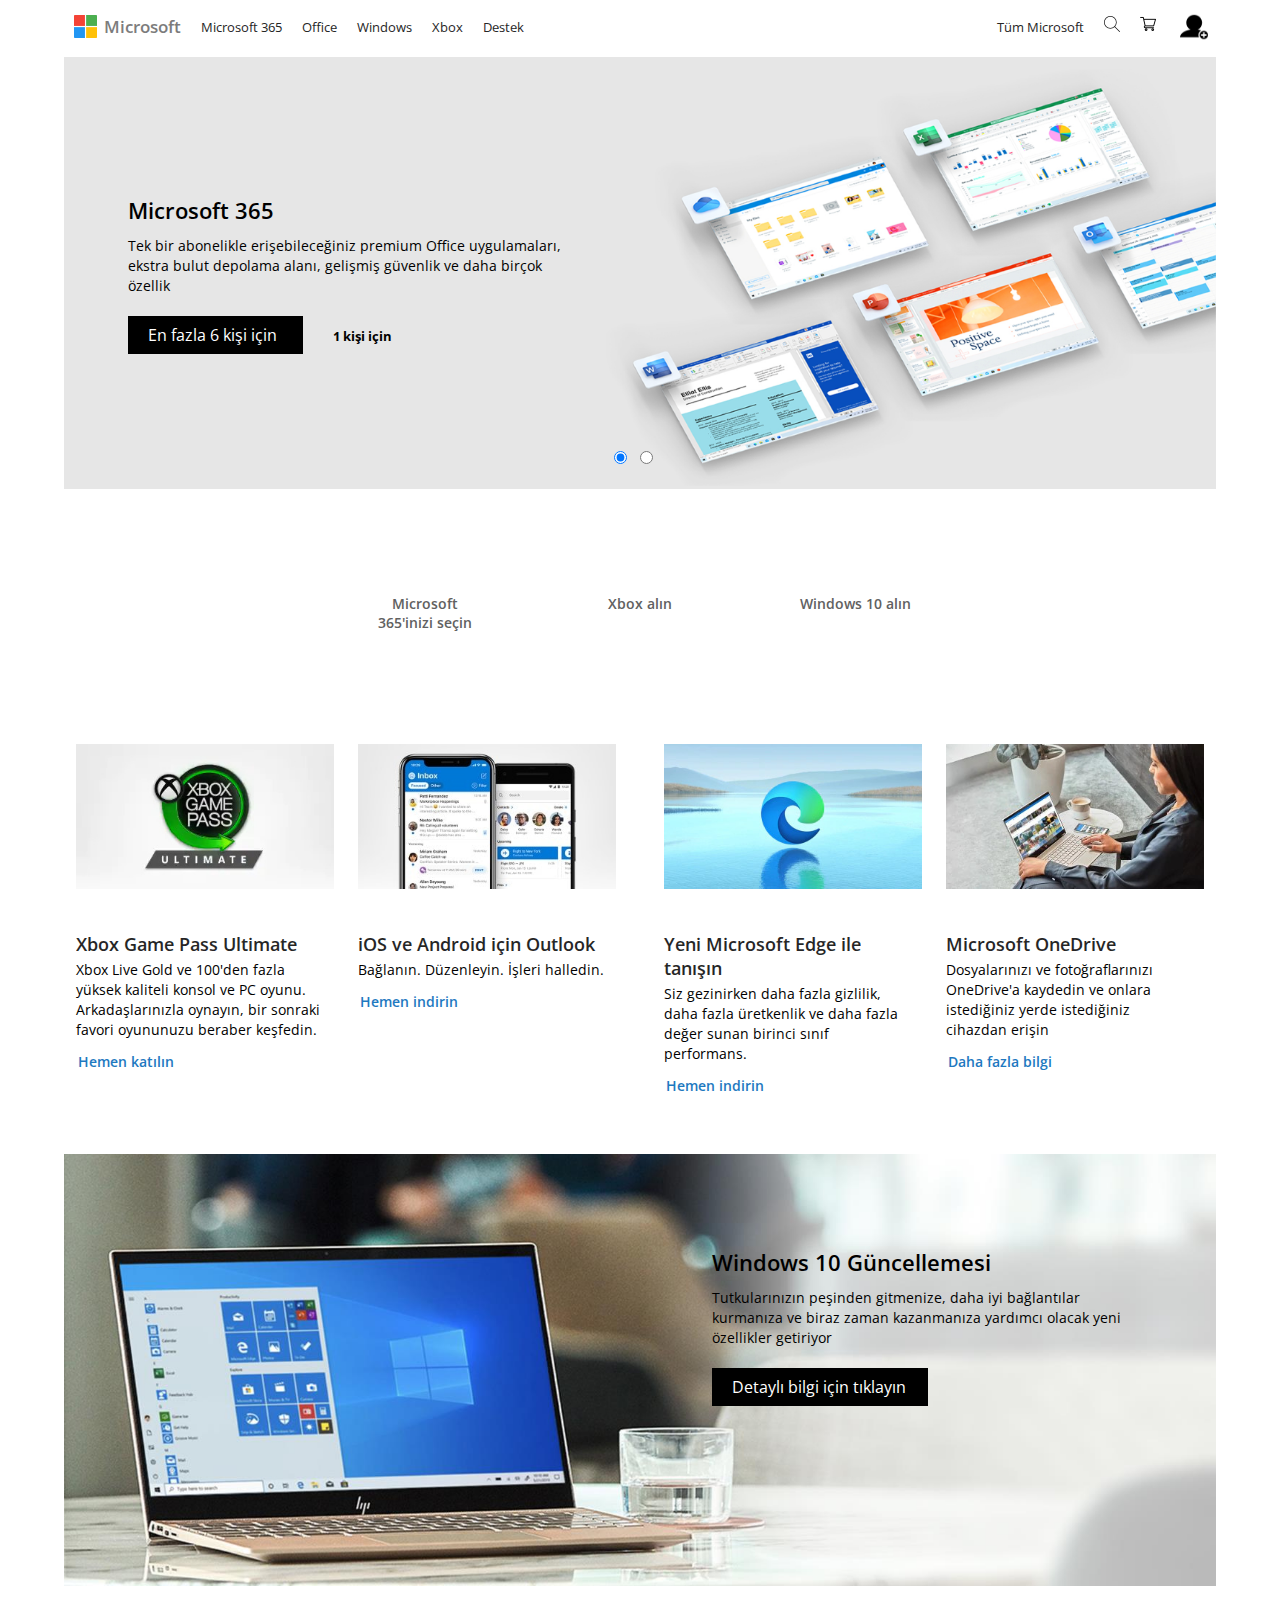
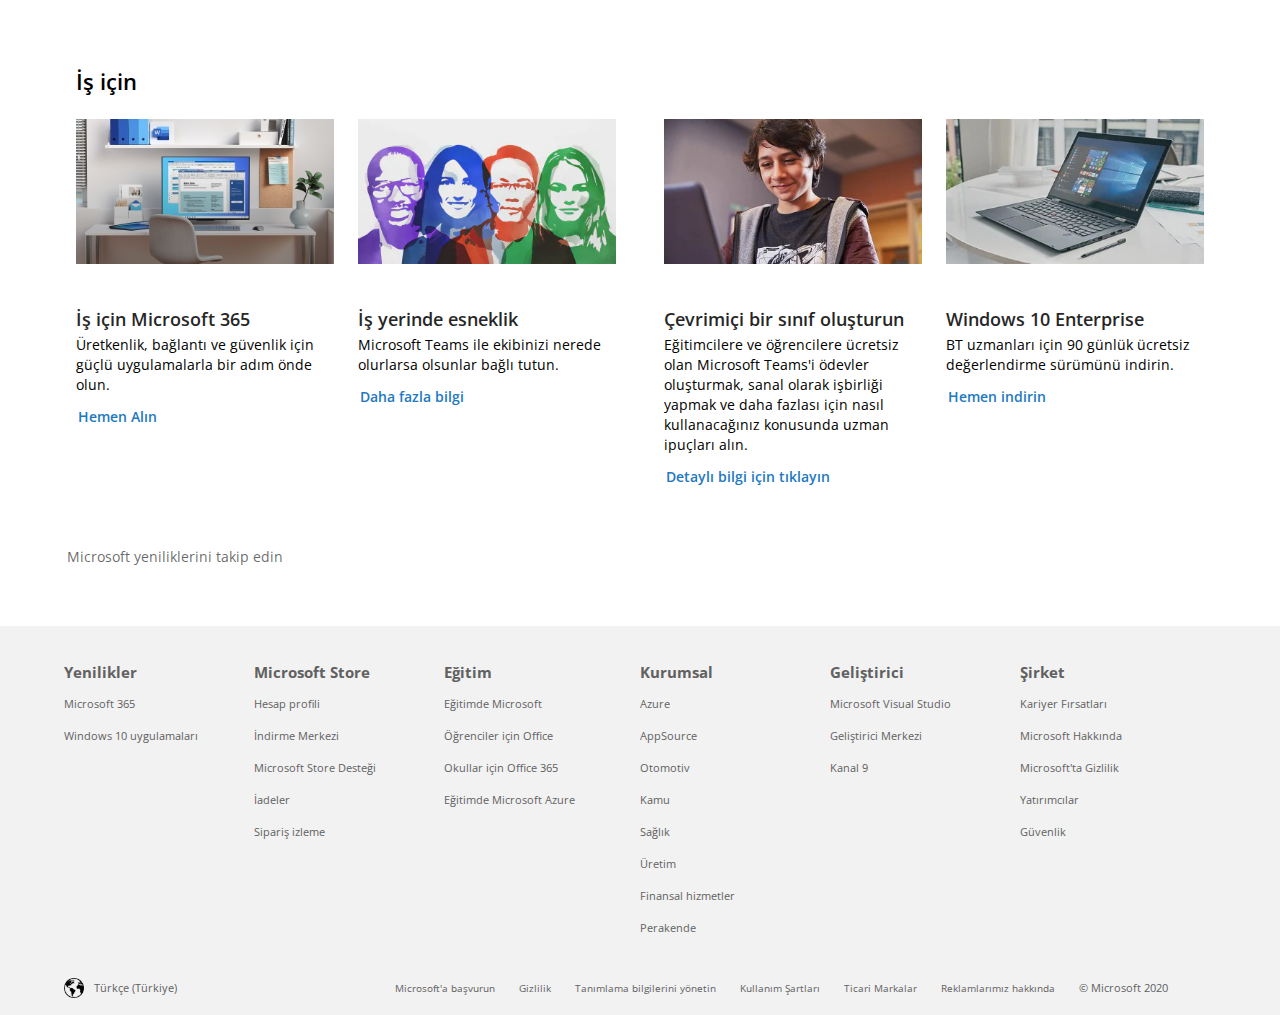
<file: index.html>
<!DOCTYPE html>
<html lang="en">
<head>
    <meta charset="UTF-8">
    <meta name="viewport" content="width=device-width, initial-scale=1.0">
    <title>Microsoft - Resmi Ana Sayfası</title>
    <!--icon tab-->
    <link rel="icon" href="img/microsoft.png">
    <!--google open-sans font-family-->
    <link href="https://fonts.googleapis.com/css2?family=Open+Sans:wght@400;700&display=swap" rel="stylesheet">
    <!--cdnjs_Font Awesome-->
    <link rel="stylesheet" href="https://cdnjs.cloudflare.com/ajax/libs/font-awesome/5.15.1/css/all.min.css" integrity="sha512-+4zCK9k+qNFUR5X+cKL9EIR+ZOhtIloNl9GIKS57V1MyNsYpYcUrUeQc9vNfzsWfV28IaLL3i96P9sdNyeRssA==" crossorigin="anonymous" />
    <!--Css-->
    <link rel="stylesheet" href="css/global.css">
    <link rel="stylesheet" href="css/main.css">
    
    <link rel="stylesheet" href="css/footer-responsive.css">
</head>
<body>
    <!-- Mobile Design_Menu-->
    <label class="menu-btn" for="menuToggle">
            <img src="img/menu-bars.png" width="22px" alt="">
    </label>
    <input class="hidden" type="checkbox" id="menuToggle">
    
    <!-- Mobile design_Navbar -->
    <div class="show-mobile-menu">
        <div class="mobile-menu">
            <ul>
                <li>
                    <a href="#">
                        <img src="img/menu-bars.png" width="22px" alt="">
                    </a>
                </li>
                <li>
                    <a href="#">
                        <img src="img/search.png" style="transform:rotate(90deg);" alt="">
                    </a>
                </li>
            </ul>
            <ul>
                <li>
                    <a class="microsoft-icon" href="#">
                        <img src="img/microsoft.png" width="23px" alt="Microsoft icon">
                        <span>Microsoft</span>
                    </a>
                </li>
            </ul>
            <ul>
                <li>
                    <a href="#">
                        <img src="img/shopping-cart.png" alt="">
                    </a>
                </li>
                <li>
                    <a href="#">
                        <img src="img/sign-in.png" width="24px" alt="">
                    </a>
                </li>
            </ul>
        </div>
    </div>

    <div class="menu-btn">
        <ul id="navbar-left">
            <li><a href="#">Microsoft 365</a></li>
            <li><a href="#">Office</a></li>
            <li><a href="#">Windows</a></li>
            <li><a href="#">Xbox</a></li>
            <li><a href="#">Destek</a></li>
            <li>
                <label class="menu-btn1" for="menuToggle1">Yazılım</label>
                <input class="hidden" type="checkbox" id="menuToggle1">
                <i class="fas fa-chevron-down"></i>
                <ul class="menu-1">
                    <li><a href="#">Windows Uygulamaları</a></li>
                    <li><a href="#">OneDrive</a></li>
                    <li><a href="#">Outlook</a></li>
                    <li><a href="#">Skype</a></li>
                    <li><a href="#">Microsoft Teams</a></li>
                </ul>
            </li>
            <li>
                <label class="menu-btn1" for="menuToggle2">PCs ve cihazlar</label>
                <input class="hidden" type="checkbox" id="menuToggle2">
                <i class="fas fa-chevron-down"></i>
                <ul class="menu-2">
                    <li><a href="#">Xbox alın</a></li>
                    <li><a href="#">Aksesuarları</a></li>
                </ul>
            </li>
            <li>
                <label class="menu-btn1" for="menuToggle3">Eğlence</label>
                <input class="hidden" type="checkbox" id="menuToggle3">
                <i class="fas fa-chevron-down"></i>
                <ul class="menu-3">
                    <li><a href="#">Xbox Game Pass Ultimate</a></li>
                    <li><a href="#">Xbox Live Gold</a></li>
                    <li><a href="#">Xbox ve oyunlar</a></li>
                    <li><a href="#">PC Oyunları</a></li>
                    <li><a href="#">Windows Oyunları</a></li>
                </ul>
            </li>
            <li>
                <label class="menu-btn1" for="menuToggle4">İş</label>
                <input class="hidden" type="checkbox" id="menuToggle4">
                <i class="fas fa-chevron-down"></i>
                <ul class="menu-4">
                    <li><a href="#">Microsoft Azure</a></li>
                    <li><a href="#">Microsoft Dynamics 365</a></li>
                    <li><a href="">Microsoft 365</a></li>
                    <li><a href="#">Microsoft Industry</a></li>
                    <li><a href="#">Veri platformu</a></li>
                    <li><a href="#">Power Platform</a></li>
                    <li><a href="#">Kurumsal Ürünler Alın</a></li>
                </ul>
            </li>
            <li>
                <label class="menu-btn1" for="menuToggle5">Developer & IT</label>
                <input class="hidden" type="checkbox" id="menuToggle5">
                <i class="fas fa-chevron-down"></i>
                <ul class="menu-5">
                    <li><a href="#">.NET</a></li>
                    <li><a href="#">Visual Studio</a></li>
                    <li><a href="#">Windows Server</a></li>
                    <li><a href="#">Windows uygulamaları geliştirin</a></li>
                    <li><a href="#">Belgeler</a></li>
                    <li><a href="#">Power Apps</a></li>
                </ul>
            </li>
            <li>
                <label class="menu-btn1" for="menuToggle6">Diğer</label>
                <input class="hidden" type="checkbox" id="menuToggle6">
                <i class="fas fa-chevron-down"></i>
                <ul class="menu-6">
                    <li><a href="#">Ücretsiz yüklemeler ve güvenlik</a></li>
                    <li><a href="#">Eğitim</a></li>
                    <li><a href="#">Hediye Kartları</a></li>
                </ul>
            </li>
            <li style="border-bottom: 1px solid black;">
                <a href="#">Site Haritasını Göster</a> 
            </li>
        </ul>
    </div>

    <header>
        <div class="container">
            <nav id="navbar-left">
                <ul>
                    <li>
                        <a id="icon-btn" href="#">
                            <img id="mc-icon" src="img/microsoft.png" width="23px" alt="Microsoft icon">
                            <span>Microsoft</span>
                        </a>
                    </li>
                    <li>
                        <a href="#"><span>Microsoft 365</span></a>
                    </li>
                    <li>
                        <a href="#"><span>Office</span></a>
                    </li>
                    <li>
                        <a href="#"><span>Windows</span></a>
                    </li>
                    <li>
                        <a href="#"><span>Xbox</span></a>
                    </li>
                    <li>
                        <a href="#"><span>Destek</span></a>
                    </li>
                </ul>
            </nav>
            <nav id="navbar-right">
                <ul>
                    <li>
                        <a href="#">
                            <span>Tüm Microsoft</span>
                            <i class="fas fa-chevron-down font-size-10 opacity-07"></i>
                        </a>
                    </li>
                    <li>
                        <a class="img-tag" href="#">
                            <span>Ara</span>
                            <img src="img/search.png" alt="">
                        </a>
                    </li>
                    <li>
                        <a class="img-tag" href="#">
                            <span>Sepet</span>
                            <img src="img/shopping-cart.png" alt="">
                        </a>
                    </li>
                    <li>
                        <a class="img-tag" id="signProcess" href="#">
                            <span>Oturum aç</span>
                            <img src="img/sign-in.png" width="28px" alt="">
                        </a>
                    </li>      
                </ul>
            </nav>
        </div>
    </header>
    

    <!-- ------------------Slider------------------------- -->
    <section class="middle-text-process">
        <div id="slideImage-1" class="container">  
            <input type="radio" id="slide-img1" name="slide-show-img" checked>
            <div class="show-1">
                <img src="img/slideshow-img1.png" alt="">
                <div class="middle-image-info">
                    <div class="title">Microsoft 365</div>
                    <div class="description">Tek bir abonelikle erişebileceğiniz premium Office uygulamaları, ekstra bulut depolama alanı, gelişmiş güvenlik ve daha birçok özellik</div>
                    <a class="a-btn" href="#"><span> En fazla 6 kişi için</span> <i class="fas fa-chevron-right"></i></a>
                    <a href="#"><span>1 kişi için</span> <i class="fas fa-chevron-right"></i></a>
                </div>
            </div>

            <input type="radio" id="slide-img2" name="slide-show-img">
            <div class="show-2">
                <img src="img/slideshow-img2.png" alt="">
                <div class="middle-image-info">
                    <div class="title">Microsoft Teams</div>
                    <div class="description">Sohbet edin, tanışın, arayın ve birlikte çalışın</div>
                    <a class="a-btn" href="#"><span> Daha fazla bilgi</span> <i class="fas fa-chevron-right"></i></a>
                </div>
            </div>
        </div>
    </section>
<!-- ------------------------------------------------------- -->

    <div id="top-icons" class="container margin-bttm">
        <ul>
            <li>
                <i class="fab fa-microsoft"></i>
                <a href="#">
                    <span>Microsoft 365'inizi seçin</span>
                </a>
            </li>
            <li>
                <i class="fab fa-xbox"></i>
                <a href="#">
                    <span>Xbox alın</span>
                </a>
            </li>
            <li>
                <i class="fab fa-windows"></i>
                <a href="#">
                    <span>Windows 10 alın</span>
                </a>
            </li>
        </ul>    
    </div>


    <div class="container margin-bttm">
        <div class="image-items">
            <div class="img-grup1">
                <section class="image-item">
                    <picture id="nmbr2-frst-picture">
                        <img src="img/image1-1_358-201.jpg" alt="ofis-image1" />
                    </picture>
                    <div class="image-info">
                        <div class="title">Xbox Game Pass Ultimate</div>
                        <div class="description">Xbox Live Gold ve 100'den fazla yüksek kaliteli konsol ve PC oyunu. Arkadaşlarınızla oynayın, bir sonraki favori oyununuzu beraber keşfedin.</div>
                        <a href="#"><span>Hemen katılın</span> <i class="fas fa-chevron-right"></i></a>
                    </div>
                </section>
                <section class="image-item">
                    <picture>
                        <img src="img/image1-2_358-201.jpg"  alt="ofis-image2" />
                    </picture>
                    <div class="image-info">
                        <div class="title">iOS ve Android için Outlook</div>
                        <div class="description">Bağlanın. Düzenleyin. İşleri halledin.</div>
                        <a href="#"><span>Hemen indirin</span> <i class="fas fa-chevron-right"></i></a>
                    </div>
                </section>
            </div>
            <div class="img-grup2">
                <section class="image-item">
                    <picture>
                        <img src="img/image1-3_358-201.jpg" alt="ofis-image3" />
                    </picture>
                    <div class="image-info">
                        <div class="title">Yeni Microsoft Edge ile tanışın</div>
                        <div class="description">Siz gezinirken daha fazla gizlilik, daha fazla üretkenlik ve daha fazla değer sunan birinci sınıf performans.</div>
                        <a href="#"><span>Hemen indirin</span> <i class="fas fa-chevron-right"></i></a>
                    </div>
                </section>
    
                <section class="image-item">
                    <picture>
                        <img src="img/image1-4_358-201.jpg" alt="ofis-image4" />
                    </picture>
                    <div class="image-info">
                        <div class="title">Microsoft OneDrive</div>
                        <div class="description">Dosyalarınızı ve fotoğraflarınızı OneDrive'a kaydedin ve onlara istediğiniz yerde istediğiniz cihazdan erişin</div>
                        <a href="#"><span>Daha fazla bilgi</span> <i class="fas fa-chevron-right"></i></a>
                    </div>
                </section>
            </div>

        </div>
    </div>

    <section class="middle-text-process">
        <div class="container">
            <img src="img/image-middle.jpg" alt="">
            <div class="middle-image-info">
                <div class="title">Windows 10 Güncellemesi</div>
                <div class="description">Tutkularınızın peşinden gitmenize, daha iyi bağlantılar kurmanıza ve biraz zaman kazanmanıza yardımcı olacak yeni özellikler getiriyor</div>
                <a class="a-btn" href="#"><span>Detaylı bilgi için tıklayın</span> <i class="fas fa-chevron-right"></i></a>
            </div>
        </div>
    </section>

    <div class="container">
        <div id="img-main-header" class="font-size-22 font-weight-600 line-height-28">İş için</div>
        <div class="image-items">
            <div class="img-grup1">
                <section class="image-item">
                    <picture id="nmbr2-frst-picture">
                        <img src="img/image2-1_358-201.jpg" alt="ofis-image1" />
                    </picture>
                    <div class="image-info">
                        <div class="title">İş için Microsoft 365</div>
                        <div class="description">Üretkenlik, bağlantı ve güvenlik için güçlü uygulamalarla bir adım önde olun.</div>
                        <a href="#"><span>Hemen Alın</span> <i class="fas fa-chevron-right"></i></a>
                    </div>
                </section>
                <section class="image-item">
                    <picture>
                        <img src="img/image2-2_358-201.jpg"  alt="ofis-image2" />
                    </picture>
                    <div class="image-info">
                        <div class="title">İş yerinde esneklik</div>
                        <div class="description">Microsoft Teams ile ekibinizi nerede olurlarsa olsunlar bağlı tutun.</div>
                        <a href="#"><span>Daha fazla bilgi</span> <i class="fas fa-chevron-right"></i></a>
                    </div>
                </section>
            </div>
            <div class="img-grup2">
                <section class="image-item">
                    <picture>
                        <img src="img/image2-3_358-201.jpg" alt="ofis-image3" />
                    </picture>
                    <div class="image-info">
                        <div class="title">Çevrimiçi bir sınıf oluşturun</div>
                        <div class="description">Eğitimcilere ve öğrencilere ücretsiz olan Microsoft Teams'i ödevler oluşturmak, sanal olarak işbirliği yapmak ve daha fazlası için nasıl kullanacağınız konusunda uzman ipuçları alın.</div>
                        <a href="#"><span>Detaylı bilgi için tıklayın</span> <i class="fas fa-chevron-right"></i></a>
                    </div>
                </section>
    
                <section class="image-item">
                    <picture>
                        <img src="img/image2-4_358-201.jpg" alt="ofis-image4" />
                    </picture>
                    <div class="image-info">
                        <div class="title">Windows 10 Enterprise</div>
                        <div class="description">BT uzmanları için 90 günlük ücretsiz değerlendirme sürümünü indirin.</div>
                        <a href="#"><span>Hemen indirin</span> <i class="fas fa-chevron-right"></i></a>
                    </div>
                </section>
            </div>

        </div>
    </div>

    <!-- Social media design above the Footer -->
    <div class="container">
        <section class="social-media">
            <span>Microsoft yeniliklerini takip edin</span>
            <ul>
                <li><a href="#">
                    <i class="facebook-color fab fa-facebook-square"></i>
                </a></li>
                <li><a href="#">
                    <i class="twitter-color fab fa-twitter-square"></i>
                </a></li>
                <li><a href="#">
                    <i class="linkedin-color fab fa-linkedin"></i>
                </a></li>
                <li><a href="#">
                    <i class="youtube-color fab fa-youtube-square"></i>
                </a></li>
            </ul>
        </section>
    </div>

    <!-- Footer -->

    <footer id="footer" class="bg-grey">
        <nav class="footer-upper-nav font-size-15">
            <div class="grup-1">
                <div class="footer-list">
                    <h4>Yenilikler</h4>
                    <ul>
                        <li><a href="#">Microsoft 365</a></li>
                        <li><a href="#">Windows 10 uygulamaları</a></li>
                    </ul>
                </div>
        
                <div class="footer-list">
                    <h4>Microsoft Store</h4>
                    <ul>
                        <li><a href="#">Hesap profili</a></li>
                        <li><a href="#">İndirme Merkezi</a></li>
                        <li><a href="#">Microsoft Store Desteği</a></li>
                        <li><a href="#">İadeler</a></li>
                        <li><a href="#">Sipariş izleme</a></li>
                    </ul>
                </div>
        
                <div class="footer-list">
                    <h4>Eğitim</h4>
                    <ul>
                        <li><a href="#">Eğitimde Microsoft</a></li>
                        <li><a href="#">Öğrenciler için Office</a></li>
                        <li><a href="#">Okullar için Office 365</a></li>
                        <li><a href="#">Eğitimde Microsoft Azure</a></li>
                    </ul>
                </div>
            </div>

            <div class="grup-2">
                <div class="footer-list">
                    <h4>Kurumsal</h4>
                    <ul>
                        <li><a href="#">Azure</a></li>
                        <li><a href="#">AppSource</a></li>
                        <li><a href="#">Otomotiv</a></li>
                        <li><a href="#">Kamu</a></li>
                        <li><a href="#">Sağlık</a></li>
                        <li><a href="#">Üretim</a></li>
                        <li><a href="#">Finansal hizmetler</a></li>
                        <li><a href="#">Perakende</a></li>
                    </ul>
                </div>
        
                <div class="footer-list">
                    <h4>Geliştirici</h4>
                    <ul>
                        <li><a href="#">Microsoft Visual Studio</a></li>
                        <li><a href="#">Geliştirici Merkezi</a></li>
                        <li><a href="#">Kanal 9</a></li>
                    </ul>
                </div>
        
                <div class="footer-list">
                    <h4>Şirket</h4>
                    <ul>
                        <li><a href="#">Kariyer Fırsatları</a></li>
                        <li><a href="#">Microsoft Hakkında</a></li>
                        <li><a href="#">Microsoft'ta Gizlilik</a></li>
                        <li><a href="#">Yatırımcılar</a></li>
                        <li><a href="#">Güvenlik</a></li>
                    </ul>
                </div>
            </div>
        </nav>
        <nav class="footer-lower-nav">
            <div class="footer-bottom-list">
                <a href="#"><img src="img/earth.png" width="20px" alt="globe-icon">Türkçe (Türkiye)</a>
                <ul>
                    <li><a href="#">Microsoft'a başvurun</a></li>
                    <li><a href="#">Gizlilik</a></li>
                    <li><a href="#">Tanımlama bilgilerini yönetin</a></li>
                    <li><a href="#">Kullanım Şartları</a></li>
                    <li><a href="#"> Ticari Markalar</a></li>
                    <li><a href="#">Reklamlarımız hakkında</a></li>
                    <li>© Microsoft 2020</li>
                </ul>
            </div>
        </nav>
    </footer>


</body>
</html>
</file>
<file: css/global.css>
/* Text */
.bg-grey{
    background-color: #f2f2f2;
}

.font-size-15{
    font-size: 15px;
}
.font-size-22{
    font-size: 22px;
}
.font-size-10{
    font-size: 10px;
}
.font-weight-600{
    font-weight: 600;
}
.line-height-28{
    line-height: 28px;
}
/*Opacity*/
.opacity-07{
    opacity: 0.7;
}


/* Container */
.container{
    padding: 0px 5%;
}
.margin-bttm{
    margin-bottom: 50px;
}

/* Social Media*/
.facebook-color{
    color: rgb(59, 84, 153)
}
.twitter-color{
    color: rgb(76, 154, 214)
}
.linkedin-color{
    color: rgb(1, 107, 163)
}
.youtube-color{
    color: red;
}

/*Açılır pancere checkbox gizleme*/
.hidden {
	display: none;
}

/*radio-bnt*/
.radio-btn{
    position: absolute;
    left: 47%;
    bottom: 10px;
    padding-bottom: 10px;
}
#slideImage-1 .middle-image-info{
    left: 10%;
    top: 50%;
}
#slideImage-1 .show-1 .middle-image-info a:last-of-type{
    color: black;
    background: transparent;
    font-weight: bolder;
    font-size: 13px;
    padding: 0px;
    margin-left: 30px;
}
</file>
<file: css/main.css>
*{
    margin:0;
    padding: 0;
    box-sizing: border-box;
}
html{
    font-family: 'Open Sans', sans-serif; 
}

a{
    text-decoration: none;
    color: #616161;
}
a i[class='fas fa-chevron-right']{
    margin-left: 2px;
}
a:hover i[class='fas fa-chevron-right']{
    margin-left: 7px;
}
/*Resimlerin üzerindeki buton ustune gelince ok sağa kaydıgında şeklin sağındaki ve kendi arkaplanı buyuyordu bu buyumeyi engelleme*/
a[class="a-btn"]:hover{ 
    padding-right: 15px;
}

a:hover span{
    border-bottom: 2px solid black;
}
.image-items a:hover span{
    border-bottom: 2px solid #0067b8;
}
#footer a:hover{
    text-decoration: underline;
    color: #262626;
}
.middle-image-info a[class="a-btn"]:hover span{
    border-bottom: white solid 2px;
}
/*-------------------------------------navbar kısmı--------------------------------------------*/
header .container{
    display: flex;
    flex-direction: row;
    justify-content: space-between;
}
header #navbar-left ul, header #navbar-right ul{
    list-style-type: none;
    display: flex;
    flex-direction: row;
}
header nav ul li a{
    display: inline-block;
    position: relative;
    padding: 15px 10px 15px 10px;
    /* border: dashed black 1px; */
    color: #262626;
}
header nav ul li a[id="icon-btn"]{
    padding: 15px 10px 15px 40px;
}
header nav ul li a img[id="mc-icon"]{
    position: absolute;
    left: 10px;
}

header nav ul li a span{
    font-size: 13px;
}

header nav ul li a[id="icon-btn"] span{
    font-weight: 600;
    font-size: 17px;
    opacity: 0.6;
}
header nav ul li a:hover span{
    border-bottom: 2px solid black;
}
header nav ul li a[id="icon-btn"]:hover span{
    border: none;
}
#signProcess{
    padding-right: 40px;
}
#signProcess img{
    position: absolute;
    right: 5px;
}
@media (max-width:1399px){ 
    #navbar-right ul li a[class="img-tag"] span{
        display: none;
    }
    #signProcess{
        padding: 26px 25px 26px 25px;
    }
    #signProcess img {
        right: 0.5pc;
        bottom: 0.7pc;
    }
}
@media (max-width:1083px){ 
    header .container{
        padding: 0px 24px;
    }
}

/*----------------Mobile Menu---------------------*/
.show-mobile-menu{
    display: none;
}
.mobile-menu{
    display: flex;
    justify-content: space-between;
}
.mobile-menu ul{
    list-style-type: none;
    display: flex;    
}

.menu-btn{
    display: none;
}
.menu-1,.menu-2,.menu-3,.menu-4,.menu-5,.menu-6{
    display: none;
}


@media (max-width:860px){
    header{
        display: none;
    }
    .show-mobile-menu{
        display: block;
        margin-bottom: 2px;
    }
    .mobile-menu ul li a{
        list-style-type: none;
        display: inline-block;
        padding: 16px 14px 14px 14px;
        height: 54px;
        /* border: 1px dashed black;  */
    }
    .mobile-menu ul li a[class="microsoft-icon"]{
        position: relative;
        padding-left: 35px;
    }
    .mobile-menu ul li a[class="microsoft-icon"] img{
        position: absolute;
        left: 7px;
    }
    .mobile-menu ul li a[class="microsoft-icon"] span{
        font-weight: 600;
        font-size: 17px;
        color: #262626;
        opacity: 0.6;
    }

    .menu-btn{
        position: absolute;
        width: 100%;
        font-size: 15px;
        font-weight: 400;
        z-index: 2;

        display: none;
    }

    .menu-btn #navbar-left{
        display: block;
        background-color: #f2f2f2;
        height: auto;
        z-index: 3;
    }
    .menu-btn ul{
        list-style-type: none;
    }
    .menu-btn ul ul{
        padding-left: 30px;
    }
    .menu-btn #navbar-left>li{
        border-bottom: 1px solid rgb(230,230,230);
    }
    .menu-btn #navbar-left li ul li{
        border-top: 1px solid rgb(230,230,230);
    }
    .menu-btn #navbar-left li a{
        display: inline-block;
        width: 100%;
        color: #262626;
        padding: 14px 24px 14px 15px;
    }
    .menu-btn #navbar-left li a i{
        float: right;
        font-size: 10px;
    }
    /*-------------------- 3 lü butona tıklayınca aşağı doğru sekme açılma---------------*/
    label[class="menu-btn"]{
        display: inline-block;
        cursor: pointer;
        width: auto;
        background: white;
        padding: 13px 14px;
        left: 1px;
        top: 1.3px;
    }
    #menuToggle:checked ~ .menu-btn {
		display: block;
    }
    

    label[class="menu-btn1"]{
        position: relative;
        display: inline-block;
        cursor: pointer;
        width: 100%;
        /* background: aquamarine; */
        padding: 14px 15px;
    }
    #navbar-left li{
        position: relative;
    }
    #navbar-left li i{
        position: absolute;
        right: 20px;
        top: 17px;
        font-size: 13px;
    }

    /* Mobil Kısmında Navbardaki Sol üstteki menulere basınca yeni menulerin gelmesi */
    #menuToggle1:checked ~ .menu-1,
    #menuToggle2:checked ~ .menu-2,
    #menuToggle3:checked ~ .menu-3,
    #menuToggle4:checked ~ .menu-4,
    #menuToggle5:checked ~ .menu-5,
    #menuToggle6:checked ~ .menu-6{
		display: block;
    }
    /* Yeni menuler geldiği zaman sağ taraftaki ok' un yönünün değişmesi */
    #menuToggle1:checked ~ i,
    #menuToggle2:checked ~ i,
    #menuToggle3:checked ~ i,
    #menuToggle4:checked ~ i,
    #menuToggle5:checked ~ i,
    #menuToggle6:checked ~ i{
		transform: rotate(180deg);
    }

}


/* Üst 3 lü Icon*/

#top-icons ul{
    display: flex;
    flex-direction: row;
    justify-content: center;
}
#top-icons ul li{
    list-style-type: none;
    font-size: 20px ;
}
#top-icons ul li{
    display: flex;
    flex-direction: column;
    color: rgb(0, 0, 0);
    text-align: center;
    width: 215px;
    height: 160px;
    cursor: pointer;
}
 #top-icons a:hover span{
    border: none;
    text-decoration: underline;
}
#top-icons ul li:active{
    border: 1px solid black;
    background: aliceblue;
}
 #top-icons ul li a:active span{
    text-decoration: none;
}

#top-icons ul li a{
    padding: 50px 34px 30px 34px;
    z-index: 1;
}
#top-icons ul li i{
    position: relative;
    top: 40px;
}
#top-icons ul li a span{
    font-size: 14px;
    font-weight: 600;
    margin-top: 10px;
    display: inline-block;
    width: 124px;
}
.fa-microsoft:before, .fa-xbox:before,.fa-windows:before  {
    font-size: 40px;
}

@media (max-width:767px){
    #top-icons ul{
        display: flex;
        flex-direction: column;
    }
    #top-icons ul li{
        flex-direction: row;
    }
    .fa-microsoft:before, .fa-xbox:before, .fa-windows:before{
        font-size: 24px;
        padding-left: 5px;
    }
    #top-icons ul li i {
        /* position: unset; */
        top: 14px;
    }
    #top-icons ul li a span {
        width: 100%;
        padding: 5px 5px 15px 10px;
    }
    #top-icons ul li a {
        padding: 0px 0px 0px 0px;
        /* z-index: 1; */
    }
    #top-icons ul li{
        /* height: unset; */
        width: max-content;
        height: 50px;
    }
    #top-icons{
        margin-left: 20px;
        margin-top: 30px;
        margin-bottom: 30px;
    }

}

/* Middle İmage*/
.middle-text-process .container{
    position: relative;
}
.middle-image-info{
    position: absolute;

    width: 520px;
    height: 160px;
    right: 10%;
    top: 40%;
    transform: translateY(-50%);
}
.middle-text-process .container img{
    width: 100%
}
.middle-image-info .title{
    font-size: 31px;
    font-weight: 600;
    line-height: 40px;
}
.middle-image-info .description{
    margin: 12px 0px 28px 0px;
    font-size: 14px;
}
.middle-image-info a{
    color: #fff;
    background-color: #000;
    padding: 8px 20px;
}
@media (max-width:1399px){
    .middle-image-info{
        width: 440px;
    }
    .middle-image-info .title{
        font-size: 22px;
        line-height: 28px;
    }
    .middle-image-info .description{
        margin: 12px 0px 28px 0px;
        font-size: 14px;
        line-height: 20px;
    }
    .middle-image-info a{
        color: #fff;
        background-color: #000;
        padding: 8px 20px;
    }
}
@media (max-width:1083px){
    .middle-text-process .container{
        padding: 0px;
    }
    .middle-image-info{
        width: 340px;
        height: 167px;
        right: 5%;
        top: 50%;
    }
}
@media (max-width:767px){
    .middle-image-info{
        position:unset;
        text-align: center;
        width: 82%;
        margin: 130px auto 0px auto;
    }
    .middle-text-process .container{
        background-color: rgb(230, 230, 230);
        display: inline-block;
        height: 520px;
    }
}

/* Ust ve Alt Section 4 lü resim*/
.image-items{
    display: flex;
    flex-direction: row;
    justify-content: space-between;
}

 .image-items .img-grup1{
    display: flex;
    flex-direction: row;
    width: 49%;
}
.image-items .img-grup2{
    display: flex;
    flex-direction: row;
    width: 49%;
}
.image-items .image-item{
    padding: 0px 12px;
    width: 100%;
}

.image-info .title{
    margin-top: 37px;
    padding: 1px 0px 2px 0px;
    font-size: 18px;
    font-weight: 600;
    line-height: 24px;
    opacity: 0.85;
    color: #000000;
}
.image-info .description{
    font-size: 15px;
    padding: 2px 12px 0px 0px;
    line-height: 20px;
    font-size: 14px;
}
.image-info a{
    color: #0067b8;
    display: inline-block;
    padding: 10px 3px 7px 0px;
    border: 2px solid white;
    font-weight: 600;
    text-overflow: clip;
    font-size: 14px;
    opacity: 0.88;
}
.container #img-main-header{
    padding: 36px 0px 24px 0px;
    margin-left: 12px;
}

picture img{
    width: 100%;
}

@media (max-width:1083px){
    .image-items .img-grup1{
        flex-direction: row;
        width: 100%;
        /* margin-bottom: 40px; */
    }
    .image-items .img-grup2{
        flex-direction: row;
        width: 100%;
    }
    picture img{
        margin-top: 20px;
    }
    .container #img-main-header{
        padding: 36px 0px 0px 0px; 
    }
}
@media (max-width:767px){
    picture img{
        width: 100%;
        margin-top: 20px;
    }
    .container #img-main-header{
        padding: 36px 0px 0px 0px; 
    }
}
@media (max-width:539px){
    picture img{
        width: 100%;
    }
    .image-items .img-grup1{
        flex-direction: column;
        padding-bottom: 15px;
    }
    .image-items .img-grup2{
        flex-direction: column;
        padding-bottom: 40px;
    }
    .image-info .title{
        margin-top: 12px;
    }
    picture img{
        margin-top: 36px;
    }
    #nmbr2-frst-picture img{
        margin-top: 20px;
    }
}

@media (max-width:1083px){
    .image-items{
        flex-direction: column;
    }
}

/*Social Media*/
.social-media{
    margin-top: 40px;
}
.social-media ul{
    display: inline-block;
}
.social-media ul li{
    list-style-type: none;
    display: inline-block;
    padding: 0px 12px 2px 0px;
}
.social-media ul li a i{
    font-size: 30px;
    border: 1px solid transparent;
}
.social-media span{
    color: #00000099;
    font-size: 14px;
    padding-right: 20px;
    margin-top: 40px;
     position: relative;
    bottom: 5px;
    left: 3px;
}
@media (max-width:539px){
    .social-media{
        margin-top: 15px;
    }
}

/* a[class="a-btn"]:hover{
    padding-right: 15px;
    color: red;
} */

/* footer üst kısım */
#footer{
    margin-top: 48px;
}
#footer .footer-upper-nav{
    display: flex;
    justify-content: flex-start;
    flex-direction: row;
    padding: 0px 5%;
    height: 324px;
}
#footer .grup-1, #footer .grup-2{
    display: flex;
    width: 50%;
}
#footer .footer-list{
    width: 33%;
}
#footer .footer-list h4{
    padding: 36px 0px 4px 0px;
}

#footer ul li{
    list-style-type: none;
    padding: 6px 0px;
}
#footer, #footer ul li a{
    color: #616161;
    font-size: 11px;
}

/* footer alt-kısım*/
#footer .footer-lower-nav .footer-bottom-list{
    display: flex;
    flex-direction: row;
    justify-content: space-between;
    padding: 30px 5% 16px 5%;
}


#footer .footer-bottom-list{
    display: flex;
    width: 100%;
}
#footer .footer-bottom-list ul{
    display: flex;
    justify-content: space-between;
    /* width: 60%; */
    padding-right: 24px;
}
#footer .footer-bottom-list ul li{
    padding: 0px 24px 4px 0px;
}
#footer .footer-bottom-list ul li>a{
    font-size: 10.1px;
}
#footer .footer-bottom-list>a{
    position: relative;
    padding-left: 30px;
    padding-right: 22px;
}
#footer .footer-bottom-list>a img{
    position: absolute;
    top: -2px;
    left: 0px;
}

/* a:hover{
    text-decoration: underline;
} */



/* Slider-Show daki radio button işlemleri*/
.middle-text-process{
    margin-bottom: 40px;
}
.middle-text-process #slideImage-1 #slide-img1{
    position: absolute;
    left: 48%;
    bottom: 30px;
}
.middle-text-process #slideImage-1 #slide-img2{
    position: absolute;
    left: 50%;
    bottom: 30px;
}

@media (max-width:861px){
    .middle-text-process #slideImage-1 #slide-img2{
        position: absolute;
        left: 51%;
        bottom: 30px;
    }
}
@media (max-width:660px){
    .middle-text-process #slideImage-1 #slide-img1{
        position: absolute;
        left: 47%;
        bottom: 30px;
    }
}

.middle-text-process #slideImage-1 .show-1{
    display: none;
}
.middle-text-process #slideImage-1 .show-2{
    display: none;
}

#slide-img1:checked ~ .show-1{
    display: block;
}
#slide-img2:checked ~ .show-2{
    display: block;
}
/*Slideshow kısmında yazı aşağı inice input un üstüne tıklanmıyor ondan bunu öne çıkardım ki tıklayabileyim*/
#slideImage-1 input{
    z-index: 1;
}
</file>
<file: css/footer-responsive.css>
@media (max-width:1083px){
    /*footer kısmı*/
    #footer .footer-upper-nav{
         /* display: flex;
        justify-content: flex-start; */
        flex-direction: column;
        padding: 0px 12px;
        height: 552px;
    }
    #footer .grup-1, #footer .grup-2{
        width: 100%;
        padding-bottom: 8px;
    }
    #footer .footer-list{
        padding-left:12px;
    }

    /*Alt footer*/
    #footer .footer-lower-nav .footer-bottom-list{
        padding: 30px 24px 16px 24px;
    }
    
}

@media (max-width: 1005px){ /*Alt footer*/
    #footer .footer-lower-nav .footer-bottom-list{
        /* flex-direction: column; */
        flex-wrap: wrap;
    }
    /* #footer .footer-lower-nav .footer-bottom-list a{
        margin-bottom: 10px;
    } */
    #footer .footer-lower-nav .footer-bottom-list ul{
        padding-left: 5px;
        margin-top: 20px;
        display: flex;
        flex-wrap: wrap;
        justify-content: flex-start;
    }
}

@media (max-width: 767px){
    #footer h4{
        line-height: 24px;
    }
    #footer .footer-bottom-list ul li{
        padding: 6px 4px 0px 6px;
    }

}

@media (max-width:539px){    
    /* Footer - Kısmı*/
    #footer .footer-upper-nav{
       height: auto;
   }
    #footer .grup-1, #footer .grup-2{
        display: flex;
        flex-direction: column;
    }
   #footer h4{
    line-height: 20px;
   }
   #footer .footer-bottom-list ul li{
    padding: 6px 10px 0px 0px;
    }
}

@media (max-width:376px){
    #slideImage-1 .show-1 .middle-image-info a:last-of-type {
        display: block;
        margin-top: 30px;
    }
    .middle-text-process #slideImage-1 #slide-img1 {
        position: absolute;
        left: 45%;
        bottom: 30px;
    }
}
@media (max-width:541px){
    .middle-text-process .container{
        height: 470px;
    }
    /*Social media kısımda küçültüldüğünde teker teker alta inecekler*/
    .social-media {
        margin-top: 15px;
        display: flex;
    }
    .social-media span {
        padding-right: 20px;
        margin-top: 10px;
    }
}
/* Galaxy Fold telefon için, en üstteki meu buyuk diye ekranın en sağında boşluk kalıyordu, düzeltildi*/
@media (max-width:281px){
    .mobile-menu ul li a {
        padding: 15px 9px;
    }    
    label[class="menu-btn"] {
        padding: 14px 9px;
    }
}
</file>
